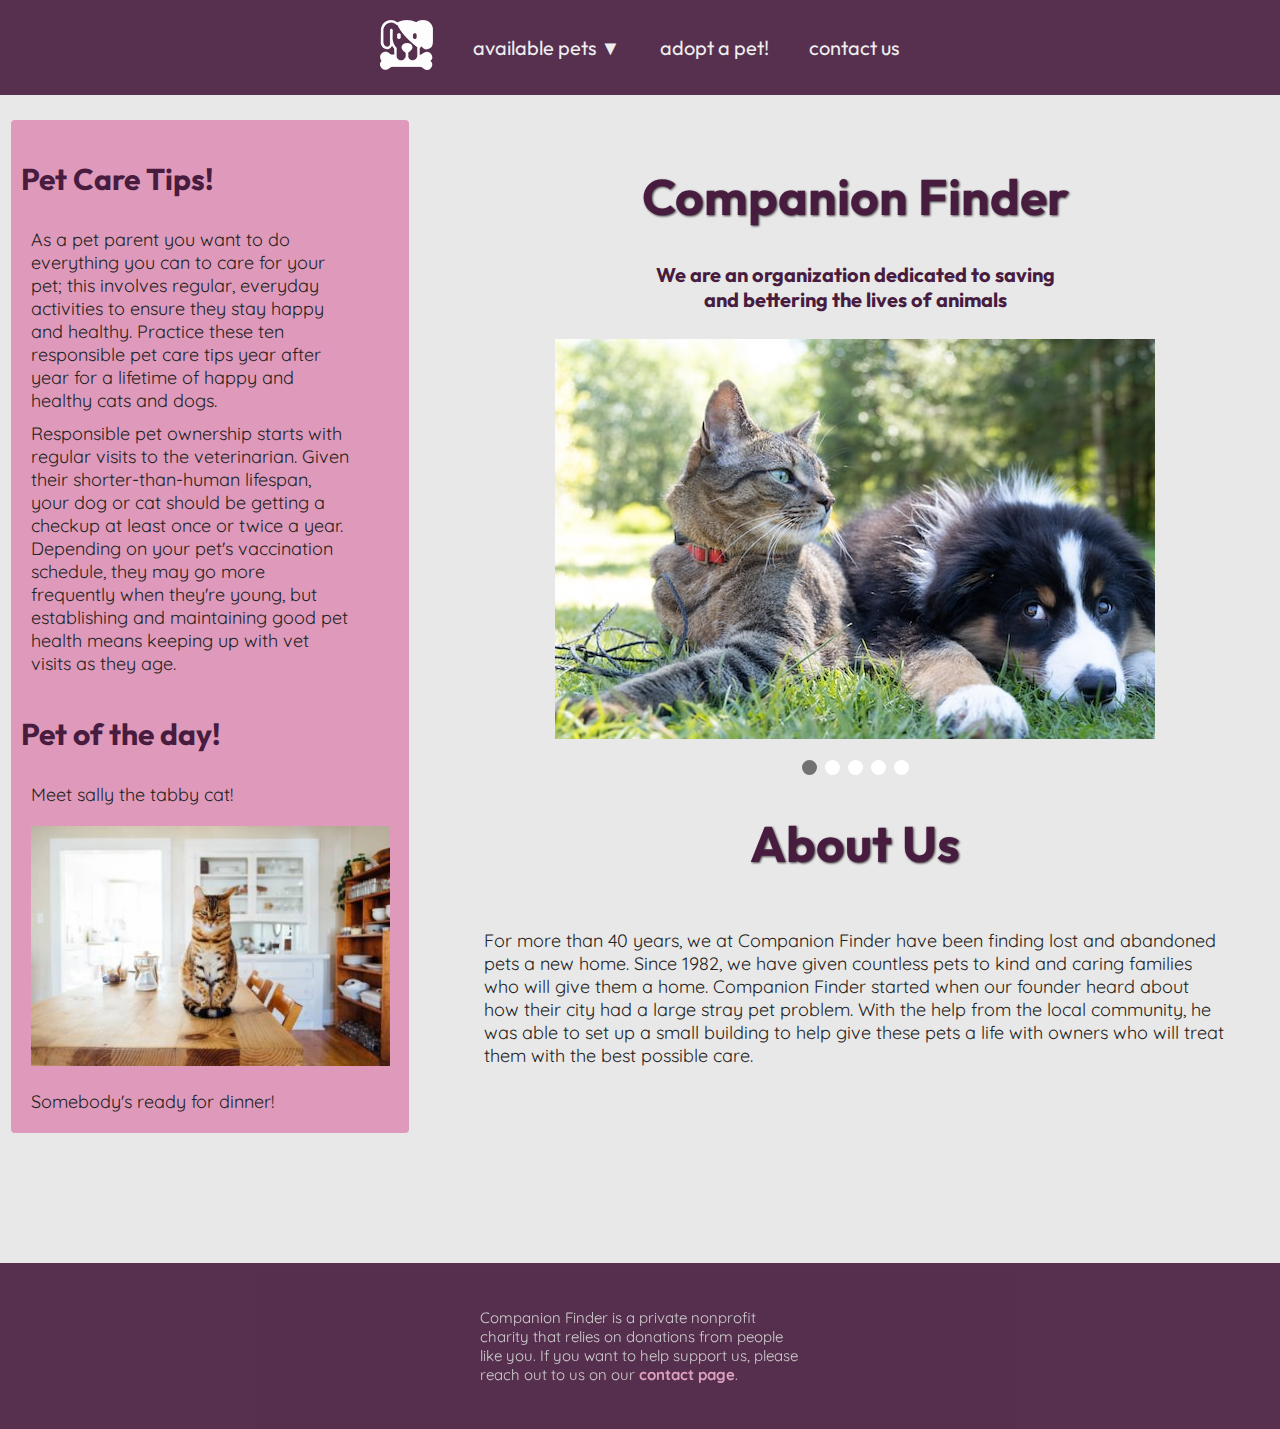
<file: index.html>
<!DOCTYPE html>
<html lang="en">
<head>
    <meta charset="UTF-8">
    <meta name="viewport" content="width=device-width, initial-scale=1.0">

    <!-- font imports and css links -->
    <link rel="preconnect" href="https://fonts.googleapis.com">
    <link rel="preconnect" href="https://fonts.gstatic.com" crossorigin>
    <link href="https://fonts.googleapis.com/css2?family=Outfit:wght@300;400;500;700&family=Quicksand:wght@300;400;600&display=swap" rel="stylesheet">


    <link rel="stylesheet" href="assets/css/styles.css">
    <link rel="stylesheet" href="assets/css/navigation.css">

    <title>Companion Finder | Home</title>

    <script>
        let slideIndex = 1;
        showSlides(slideIndex);

        function currentSlide(n) {
            showSlides(slideIndex = n);
        }

        function showSlides(n) {
            let i;
            let slides = document.getElementsByClassName("mySlides");
            let dots = document.getElementsByClassName("dot");
            if (n > slides.length) {slideIndex = 1}
            if (n < 1) {slideIndex = slides.length}
            for (i = 0; i < slides.length; i++) {
                slides[i].style.display = "none";
            }
            for (i = 0; i < dots.length; i++) {
                dots[i].className = dots[i].className.replace(" activedot", "");
            }
            slides[slideIndex-1].style.display = "block";
            dots[slideIndex-1].className += " activedot";
        }

    </script>

</head>
<body class="container">

    <header class="">

        <nav class="menu">
            <ul>
                <li><a href="index.html" class="active"><img src="./assets/images/dog-logo-white-resized.png" alt=""></a></li>
                <li class="available-dropdown">
                    <a >Available Pets &#9660;</a>
                    <div class="options">
                        <a href="cats.html">Cats</a>
                        <a href="dogs.html">Dogs</a>
                    </div>
                </li>

                <li><a href="adopt.html">Adopt a Pet!</a></li>
                <li><a href="contact.html">Contact Us</a></li>
            </ul>
        </nav>

    </header>

        <section class="summary">
            <div class="summary-img-about">
                <h1> Companion Finder </h1>
                <h4>We are an organization dedicated to saving <br> and bettering the lives of animals</h4>

                <div class="slideshow">

                    <img alt="" class="mySlides" id="firstSlide" src="assets/images/slideshow-1.jpg">
                    <img alt="" class="mySlides" src="assets/images/slideshow-2.jpg" >
                    <img alt="" class="mySlides" src="assets/images/slideshow-3.jpg">
                    <img alt="" class="mySlides" src="assets/images/slideshow-4.jpg" >
                    <img alt="" class="mySlides" src="assets/images/slideshow-5.jpg">


                </div>

                <div id="dot-container">
                    <span class="dot activedot" onclick="currentSlide(1)"></span>
                    <span class="dot" onclick="currentSlide(2)"></span>
                    <span class="dot" onclick="currentSlide(3)"></span>
                    <span class="dot" onclick="currentSlide(4)"></span>
                    <span class="dot" onclick="currentSlide(5)"></span>
                </div>

                <h1>About Us</h1>
                <p>For more than 40 years, we at Companion Finder have been finding lost and abandoned pets a new home. Since 1982, we have given countless pets to kind and caring families who will give them a home. Companion Finder started when our founder heard about how their city had a large stray pet problem. With the help from the local community, he was able to set up a small building to help give these pets a life with owners who will treat them with the best possible care. </p> 
            </div>
        </section>

    <article class="sidebar">

        <div class="petcare">
            <h3>Pet Care Tips!</h3>
            <p>As a pet parent you want to do everything you can to care for your pet; this involves regular, everyday activities to ensure they stay happy and healthy. Practice these ten responsible pet care tips year after year for a lifetime of happy and healthy cats and dogs.</p>

            <p>Responsible pet ownership starts with regular visits to the veterinarian. Given their shorter-than-human lifespan, your dog or cat should be getting a checkup at least once or twice a year. Depending on your pet's vaccination schedule, they may go more frequently when they're young, but establishing and maintaining good pet health means keeping up with vet visits as they age.</p>
        </div>

        <div class="pet-of-the-day">
            <h3>Pet of the day!</h3>
            <p>Meet sally the tabby cat!</p>
            <img src="./assets/images/cat-table.jpg" alt="Cat on a Table">
            <p>Somebody's ready for dinner!</p>
        </div>
      
    </article>

    <footer>
        <p> Companion Finder is a private nonprofit charity that relies on donations from people like you. If you want to help support us, please reach out to us on our <a href="./contact.html">contact page</a>.</p>
    </footer>


  
</body><!-- container -->




</html>
</file>
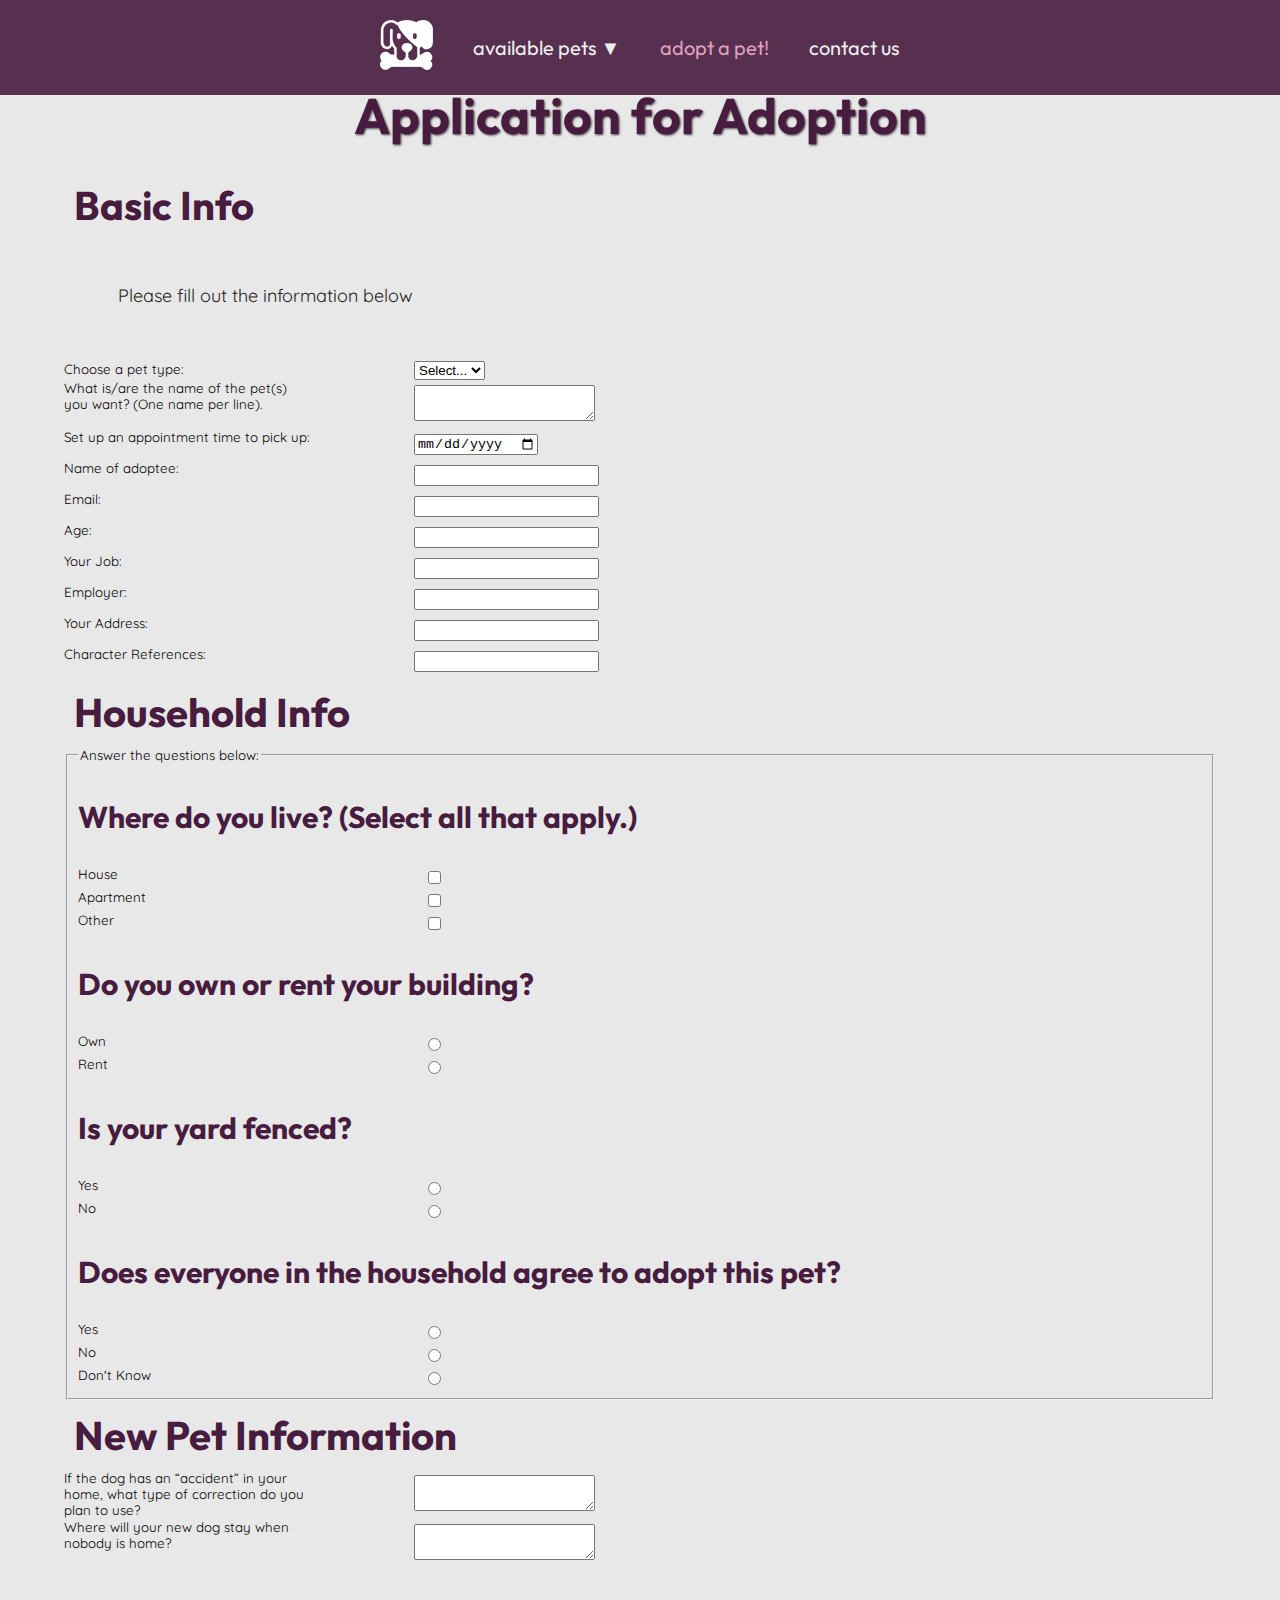
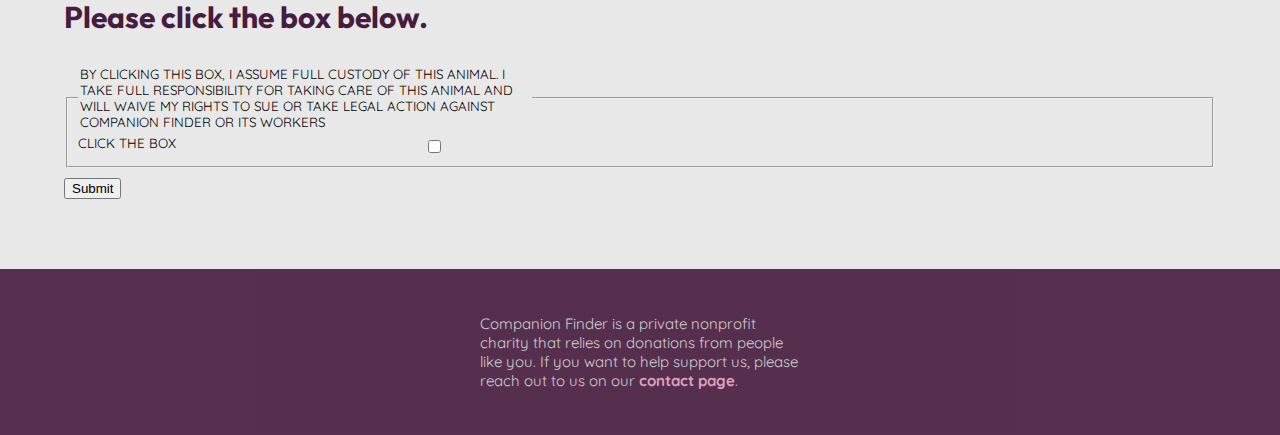
<file: adopt.html>
<!DOCTYPE html>

<html lang="en">
<head>
    <meta charset="UTF-8">
    <meta name="viewport" content="width=device-width, initial-scale=1.0">

    <!-- font imports and css links -->
    <link rel="preconnect" href="https://fonts.googleapis.com">
    <link rel="preconnect" href="https://fonts.gstatic.com" crossorigin>
    <link href="https://fonts.googleapis.com/css2?family=Outfit:wght@300;400;500;700&family=Quicksand:wght@300;400;600&display=swap" rel="stylesheet">


    <link rel="stylesheet" href="assets/css/styles.css">
    <link rel="stylesheet" href="assets/css/navigation.css">

    <title>Companion Finder | Application </title>


</head>
<body class="container">
<header class="">

    <nav class="menu">
        <ul>
            <li><a href="index.html" ><img src="./assets/images/dog-logo-white-resized.png" alt=""></a></li>
            <li class="available-dropdown">
                <a >Available Pets &#9660;</a>
                <div class="options">
                    <a href="cats.html">Cats</a>
                    <a href="dogs.html">Dogs</a>
                </div>
            </li>

            <li><a href="adopt.html" class="active">Adopt a Pet!</a></li>
            <li><a href="contact.html">Contact Us</a></li>
        </ul>
    </nav>

</header>
  
<section class="adopt">
    <form action="null" class="adoption-form">

        <div class="adopt-title">
            <h1>Application for Adoption</h1>
            <h2>Basic Info</h2>
            <p>Please fill out the information below</p>
        <label for="pet">Choose a pet type:</label>
        <select name="pet" id="pet">
            <option value="select">Select...</option>
            <option value="dog">Dog</option>
            <option value="cat">Cat</option>
        </select>     
        <div>
            <label for="petName" class="question">What is/are the name of the pet(s) you want? (One name per line).</label>
        </div>
        <textarea name="petName" id="petName"></textarea>

        <div>
            <label for="time">Set up an appointment time to pick up:</label>
            <input type="date" name="time" id="time">
        </div>
        <div>
            <label for="name">Name of adoptee:</label>
            <input type="text" name="name" id="name">
        </div>
        <div>
            <label for="email">Email:</label>
            <input type="email" name="email" id="email">
        </div>
        <div>
            <label for="age">Age:</label>
            <input type="number" name="age" id="age">
        </div>
        <div>
            <label for="job">Your Job:</label>
            <input type="text" name="job" id="job">
        </div>
        <div>
            <label for="employer">Employer:</label>
            <input type="text" name="employer" id="employer">
        </div>
        <div>
            <label for="address">Your Address:</label>
            <input type="text" name="address" id="address">
        </div>
        <div>
            <label for="reference">Character References:</label>
            <input type="text" name="reference" id="reference">

        </div>
 
    <h2>Household Info</h2>
        <fieldset>
            <!-- Like a div, but will draw a box-->
            <legend>Answer the questions below:</legend>
            <h3 class="question">Where do you live? (Select all that apply.)</h3>
            
           
            <!-- One legend per field set-->
            <div>
                <input type="checkbox" name="house" id="house" value="l1">
                <label for="house">House</label>
                <!-- name and for should match up -->
            </div>
            <div>
                <input type="checkbox" name="apartment" id="apartment" value="l2">
                <label for="apartment">Apartment</label>
            </div>
            <div>
                <input type="checkbox" name="other" id="other" value="l3">
                <label for="other">Other</label>
            </div>
            
            <h3 class="question">Do you own or rent your building?</h3>

            <div>
                <input type="radio" name="ownOrRent" id="own">
                <label for="own">Own</label>

            </div>
            <div>
                <input type="radio" name="ownOrRent" id="rent">
                <label for="rent">Rent</label>
            </div>
            
            <h3 class="question">Is your yard fenced?</h3>

            <div>
                <input type="radio" name="isFenced" id="yes-1">
                <label for="yes-1">Yes</label>

            </div>
            <div>
                <input type="radio" name="isFenced" id="no-1">
                <label for="no-1">No</label>
            </div>
            
            <h3 class="question">Does everyone in the household agree to adopt this pet?</h3>
            
            <div>
                <input type="radio" name="agree" id="yes-2">
                <label for="yes-2">Yes</label>

            </div>
            <div>
                <input type="radio" name="agree" id="no-2">
                <label for="no-2">No</label>
            </div>
            
            <div>
                <input type="radio" name="agree" id="dont-know">
                <label for="dont-know">Don't Know</label>
            </div>

    </fieldset>
    
    <h2>New Pet Information</h2>
    <div>
    <label for="correction" class="question">If the dog has an <q>accident</q> in your home, what type of correction do you plan to use?</label>
    </div>
        <textarea name="correction" id="correction"></textarea>
    
    <div>
    <label for="whereToStay" class="question">Where will your new dog stay when nobody is home?</label>
    </div>
        <textarea name="whereToStay" id="whereToStay"></textarea>
    
    <h3 class="question">Please click the box below.</h3>
    <fieldset>
        
            <legend>BY CLICKING THIS BOX, I ASSUME FULL CUSTODY OF THIS ANIMAL. I TAKE FULL RESPONSIBILITY FOR TAKING CARE OF THIS ANIMAL AND WILL WAIVE MY RIGHTS TO SUE OR TAKE LEGAL ACTION AGAINST COMPANION FINDER OR ITS WORKERS</legend>
            <!-- One legend per field set-->
            <div>
                <input type="checkbox" name="box" id="box" value="l99">
                <label for="box">CLICK THE BOX</label>
                <!-- name and for should match up -->
            </div>
    </fieldset>

            <input class="submit" type="submit" value="Submit">
        </div>
    </form>
    </section>

  <footer>
      <p> Companion Finder is a private nonprofit charity that relies on donations from people like you. If you want to help support us, please reach out to us on our <a href="./contact.html">contact page</a>.</p>
  </footer>

</body>
</html>
</file>
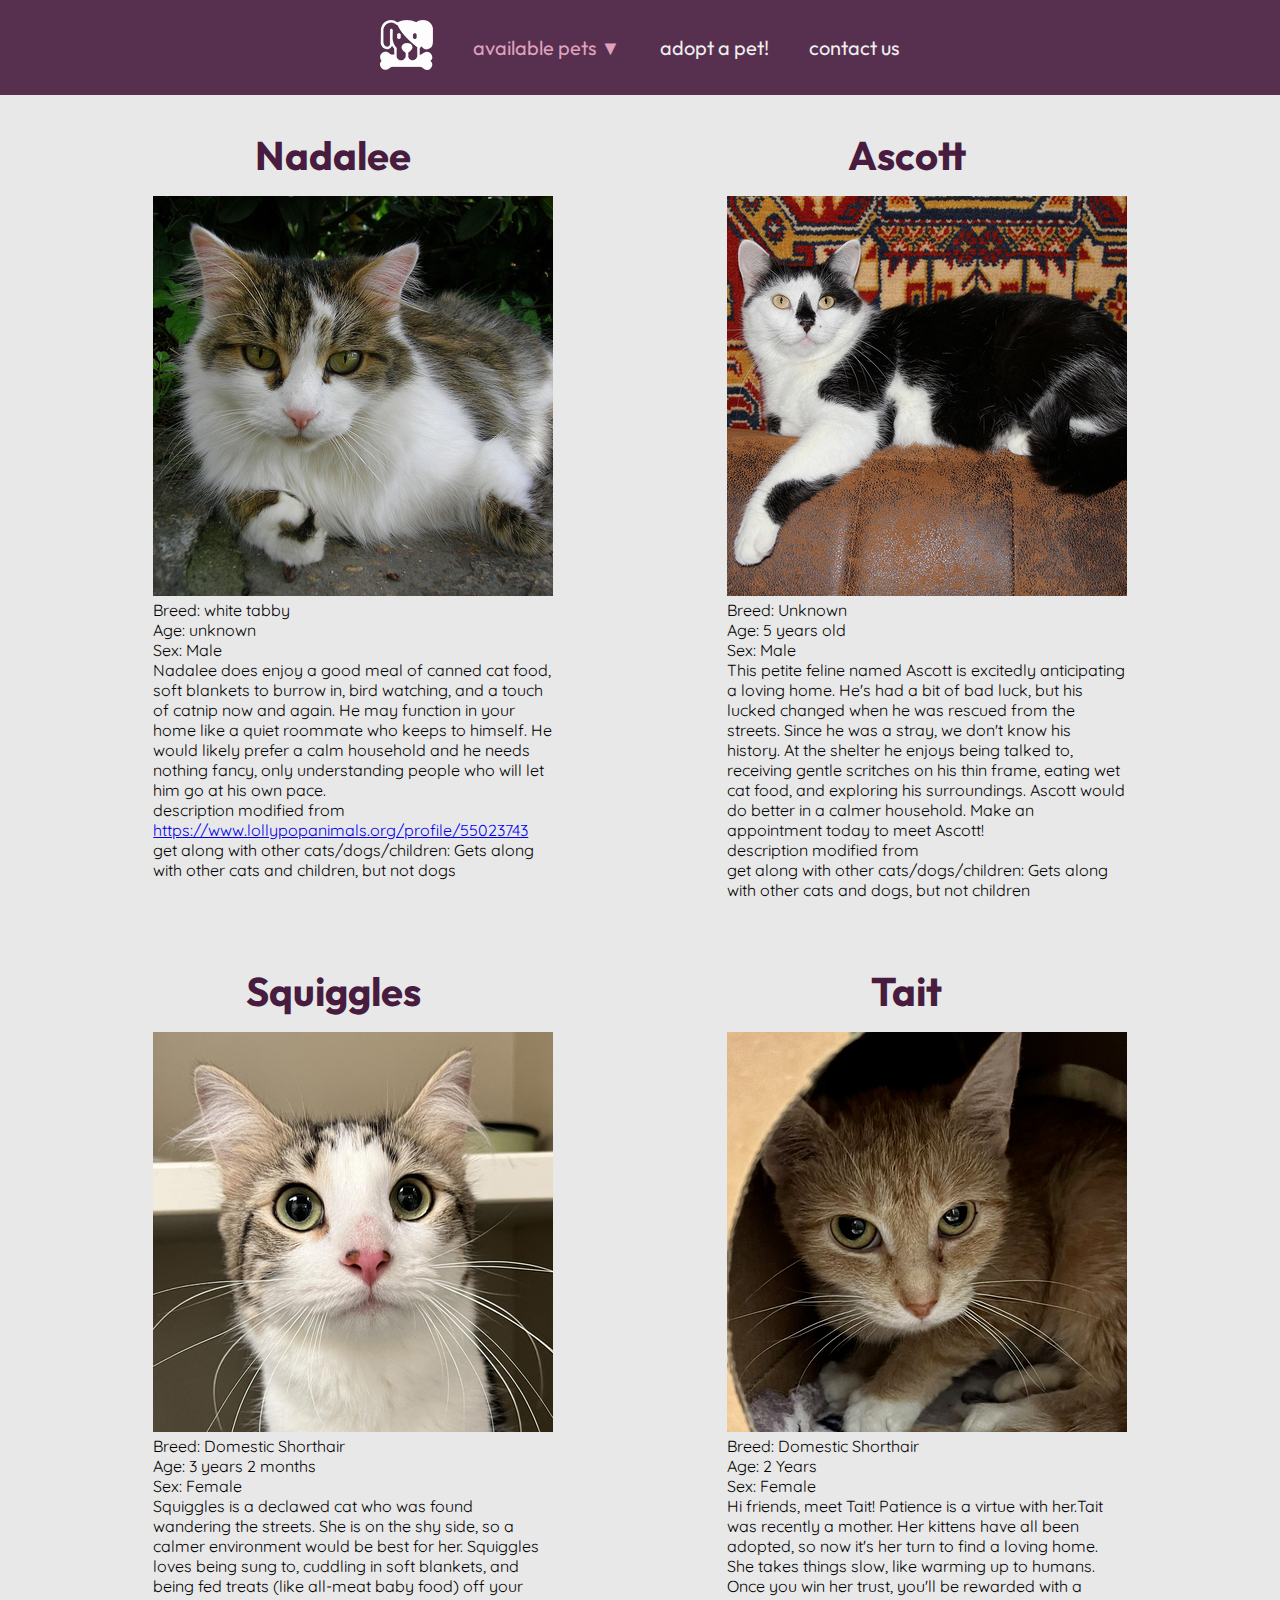
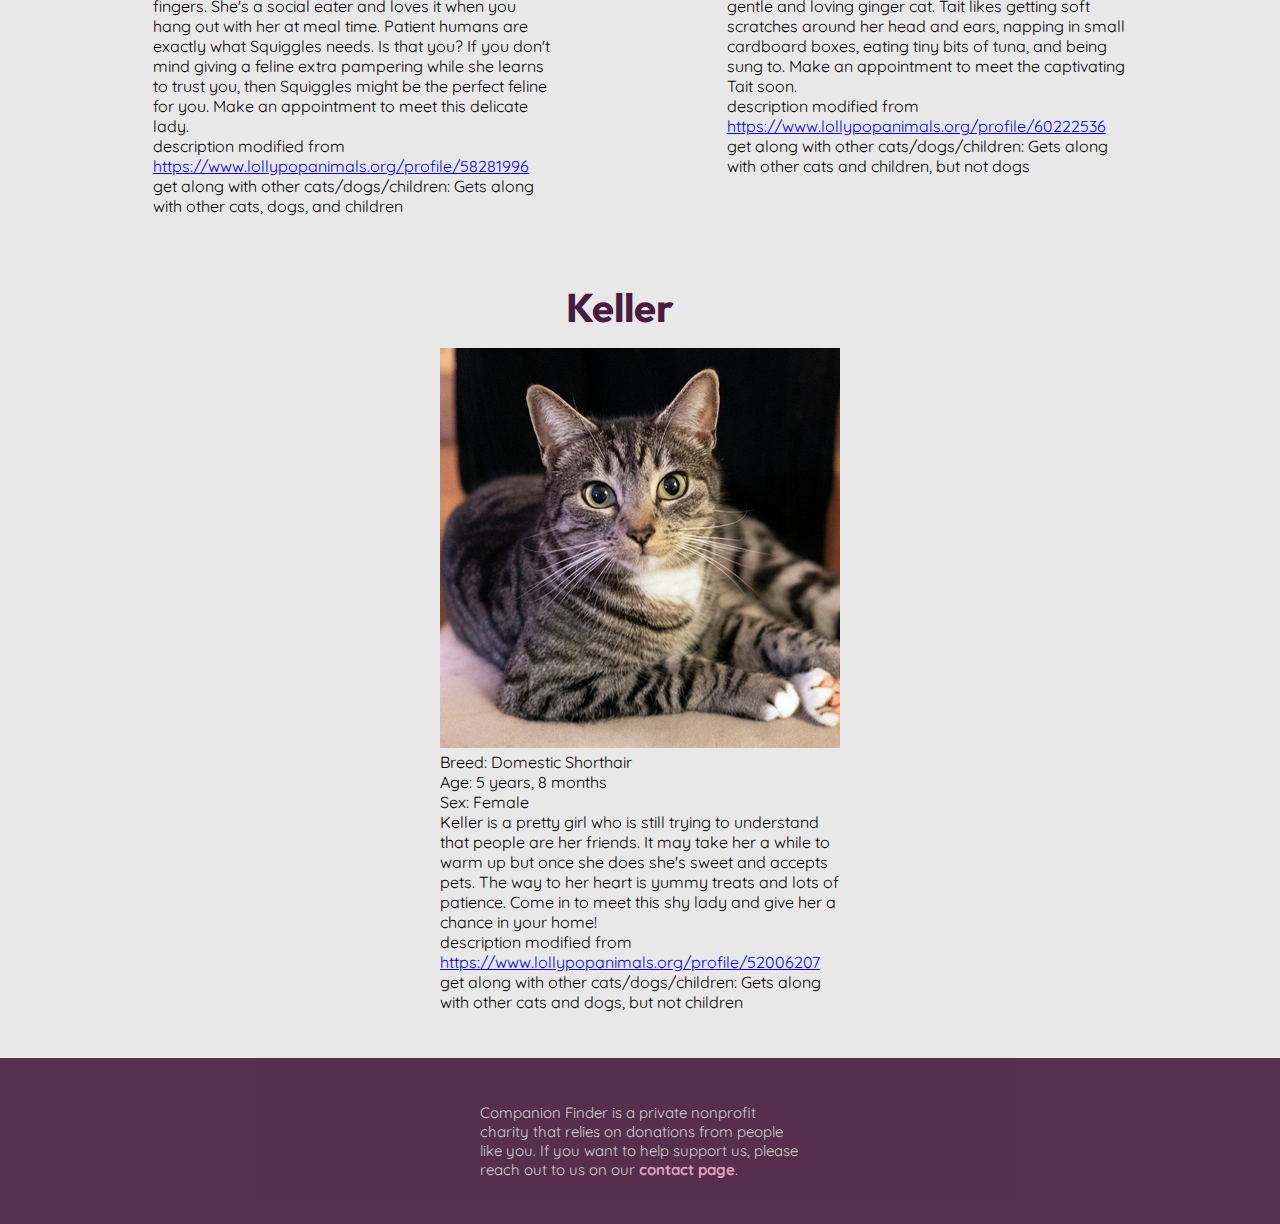
<file: cats.html>
<!DOCTYPE html>
<html lang="en">
<head>
    <meta charset="UTF-8">
    <meta name="viewport" content="width=device-width, initial-scale=1.0">

    <!-- font imports and css links -->
    <link rel="preconnect" href="https://fonts.googleapis.com">
    <link rel="preconnect" href="https://fonts.gstatic.com" crossorigin>
    <link href="https://fonts.googleapis.com/css2?family=Outfit:wght@300;400;500;700&family=Quicksand:wght@300;400;600&display=swap" rel="stylesheet">


    <link rel="stylesheet" href="assets/css/styles.css">
    <link rel="stylesheet" href="assets/css/navigation.css">


    <title>Companion Finder | Available Cats </title>
</head>
    <body class="container">
        <header class="">

        <nav class="menu">
            <ul>
                <li><a href="index.html" ><img src="./assets/images/dog-logo-white-resized.png" alt=""></a></li>
                <li class="available-dropdown">
                    <a class="active">Available Pets &#9660;</a>
                    <div class="options">
                        <a href="cats.html" class="active">Cats</a>
                        <a href="dogs.html">Dogs</a>
                    </div>
                </li>
                
                <li><a href="adopt.html">Adopt a Pet!</a></li>
                <li><a href="contact.html">Contact Us</a></li>
            </ul>
            </nav>
        </header>



        <article class="pets">


            
            <div class="pet-gallery">

                <div>
                    <h2>Nadalee</h2>
                        <ul>
                            <li><img src="assets/images/Nadalee.jpg" alt="cat 1"></li>
                            <li>Breed: white tabby</li>
                            <li>Age: unknown</li>
                            <li>Sex: Male</li>
                            
                            <li>Nadalee does enjoy a good meal of canned cat food, soft blankets to burrow in, bird watching, and a touch of catnip now and again. He may function in your home like a quiet roommate who keeps to himself. He would likely prefer a calm household and he needs nothing fancy, only understanding people who will let him go at his own pace. 
                            <li>description modified from <a href="https://www.lollypopanimals.org/profile/55023743">https://www.lollypopanimals.org/profile/55023743</a></li>
                            <li>get along with other cats/dogs/children: Gets along with other cats and children, but not dogs</li>
                        </ul>
                    </div>
                
        
                <div>
                    <h2>Ascott</h2>
                        <ul>
                            <li> <img src="assets/images/ascott.jpg" alt="cat 2"></li>
                            <li>Breed: Unknown</li>
                            <li>Age: 5 years old</li>
                            <li>Sex: Male</li>
                            
                            <li>This petite feline named Ascott is excitedly anticipating a loving home. He&#39;s had a bit of bad luck, but his lucked changed when he was rescued from the streets. Since he was a stray, we don&#39;t know his history. At the shelter he enjoys being talked to, receiving gentle scritches on his thin frame, eating wet cat food, and exploring his surroundings. Ascott would do better in a calmer household. Make an appointment today to meet Ascott!
                                <ul>
                                    <li>description modified from <a href="https://www.lollypopanimals.org/profile/57403711" ></a></li>
                                </ul>
                            </li>
                            <li>get along with other cats/dogs/children: Gets along with other cats and dogs, but not children</li>
                        </ul>
                    </div>
                
            
        
                <div>
                    <h2>Squiggles</h2>
                        <ul>
                            <li> <img src="assets/images/sqiggles.jpg" alt="cat 3"></li>
                            <li>Breed: Domestic Shorthair</li>
                            <li>Age: 3 years 2 months</li>
                            <li>Sex: Female</li>
                            
                            <li>Squiggles is a declawed cat who was found wandering the streets. She is on the shy side, so a calmer environment would be best for her. Squiggles loves being sung to, cuddling in soft blankets, and being fed treats (like all-meat baby food) off your fingers. She&#39;s a social eater and loves it when you hang out with her at meal time. Patient humans are exactly what Squiggles needs. Is that you? If you don&#39;t mind giving a feline extra pampering while she learns to trust you, then Squiggles might be the perfect feline for you. Make an appointment to meet this delicate lady.
                                <ul>
                                    <li>description modified from <a href="https://www.lollypopanimals.org/profile/58281996">https://www.lollypopanimals.org/profile/58281996</a> </li>
                                </ul>
                            </li>
                            <li>get along with other cats/dogs/children: Gets along with other cats, dogs, and children </li>
                        </ul>
                    </div>
            
                <div>
                <h2>Tait</h2>
                    <ul>
                        <li> <img src="assets/images/tait.png" alt="cat 4"></li>
                        <li>Breed: Domestic Shorthair</li>
                        <li>Age: 2 Years</li>
                        <li>Sex: Female</li>
                        
                        <li>Hi friends, meet Tait! Patience is a virtue with her.Tait was recently a mother. Her kittens have all been adopted, so now it&#39;s her turn to find a loving home. She takes things slow, like warming up to humans. Once you win her trust, you&#39;ll be rewarded with a gentle and loving ginger cat. Tait likes getting soft scratches around her head and ears, napping in small cardboard boxes, eating tiny bits of tuna, and being sung to. Make an appointment to meet the captivating Tait soon.
                            <ul>
                                <li>description modified from <a href="https://www.lollypopanimals.org/profile/60222536">https://www.lollypopanimals.org/profile/60222536</a></li>
                            </ul>
                        </li>
                        <li>get along with other cats/dogs/children: Gets along with other cats and children, but not dogs</li>
                    </ul>
                </div>
            
            <div>
                <h2>Keller</h2>
                    <ul>
                        <li> <img src="assets/images/keller.jpg" alt="cat 5"></li>
                        <li>Breed: Domestic Shorthair</li>
                        <li>Age: 5 years, 8 months</li>
                        <li>Sex: Female</li>
                        
                        <li>Keller is a pretty girl who is still trying to understand that people are her friends. It may take her a while to warm up but once she does she&#39;s sweet and accepts pets. The way to her heart is yummy treats and lots of patience. Come in to meet this shy lady and give her a chance in your home!
                            <ul>
                                <li>description modified from <a href="https://www.lollypopanimals.org/profile/52006207">https://www.lollypopanimals.org/profile/52006207</a></li>
                            </ul>
                        </li>
                        <li>get along with other cats/dogs/children: Gets along with other cats and dogs, but not children</li>
                    </ul>
                </div>
            </div>
    </article>



    <footer>
        <p> Companion Finder is a private nonprofit charity that relies on donations from people like you. If you want to help support us, please reach out to us on our <a href="./contact.html">contact page</a>.</p>
    </footer>

</body>

</html>
</file>
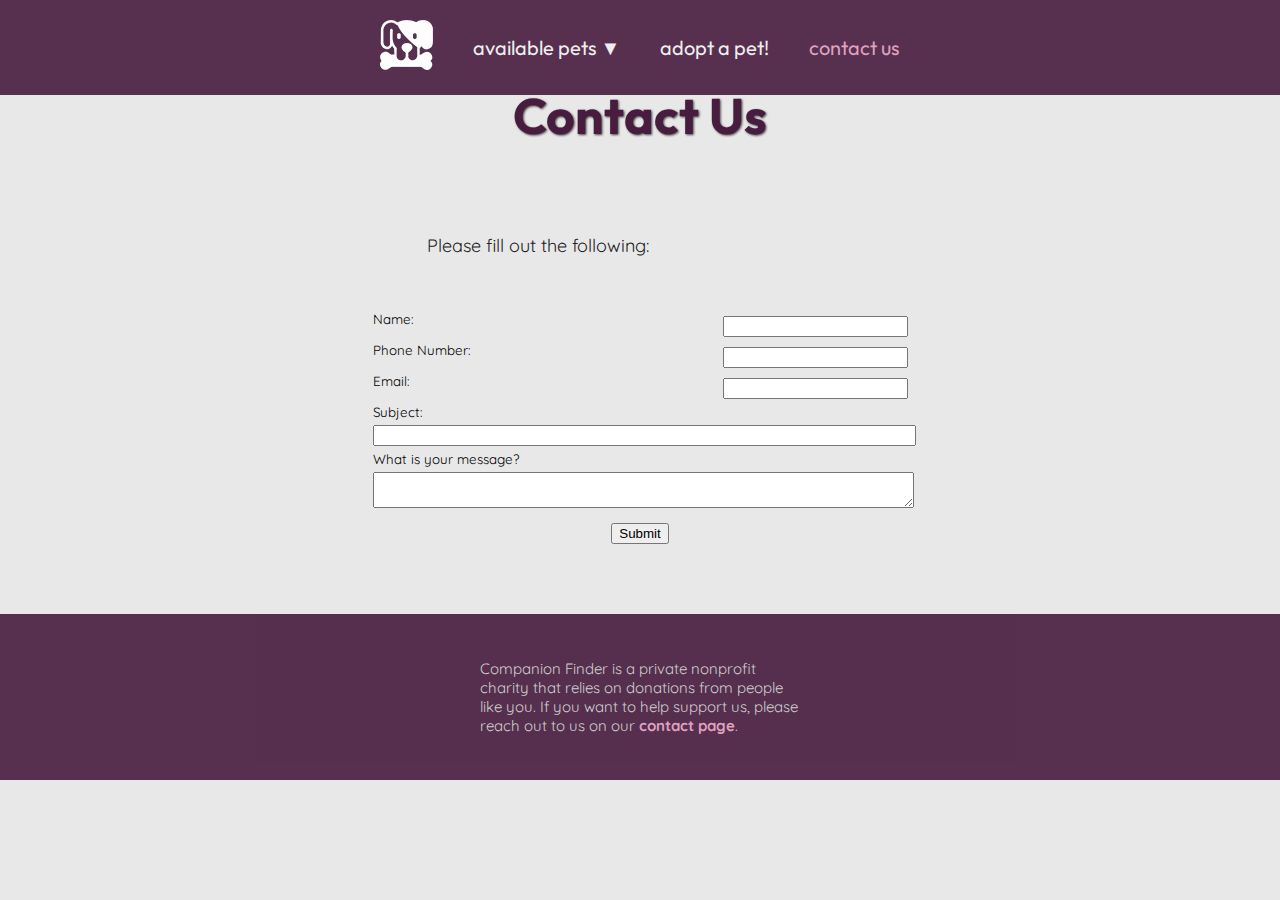
<file: contact.html>
<!DOCTYPE html>
<html lang="en">
<head>
    <meta charset="UTF-8">
    <meta name="viewport" content="width=device-width, initial-scale=1.0">

    <!-- font imports and css links -->
    <link rel="preconnect" href="https://fonts.googleapis.com">
    <link rel="preconnect" href="https://fonts.gstatic.com" crossorigin>
    <link href="https://fonts.googleapis.com/css2?family=Outfit:wght@300;400;500;700&family=Quicksand:wght@300;400;600&display=swap" rel="stylesheet">


    <link rel="stylesheet" href="assets/css/styles.css">
    <link rel="stylesheet" href="assets/css/navigation.css">

    <title>Companion Finder | Contact </title>


</head>
<body class="container">
<header class="">

    <nav class="menu">
        <ul>
            <li><a href="index.html" ><img src="./assets/images/dog-logo-white-resized.png" alt=""></a></li>
            <li class="available-dropdown">
                <a >Available Pets &#9660;</a>
                <div class="options">
                    <a href="cats.html">Cats</a>
                    <a href="dogs.html">Dogs</a>
                </div>
            </li>

            <li><a href="adopt.html">Adopt a Pet!</a></li>
            <li><a href="contact.html" class="active">Contact Us</a></li>
        </ul>
    </nav>

</header>

<section class="adopt">
<h1>Contact Us</h1>
    <p>Please fill out the following:</p>
    <div>
        <label for="name">Name:</label>
        <input type="text" name="name" id="name">
    </div>
    <div>
        <label for="phone">Phone Number:</label>
        <input type="text" name="phone" id="phone">
    </div>
    <div>
        <label for="email">Email:</label>
        <input type="email" name="email" id="email">
    </div>
    <div>
        <label for="subject">Subject:</label><br>
        <input type="text" name="subject" id="subject">
    </div>
    <div>
        <label for="message" class="question">What is your message?</label>
    </div>
    <textarea name="message" id="message"></textarea>

    <input class="submit" type="submit" value="Submit">
</section>

    <footer>
        <p> Companion Finder is a private nonprofit charity that relies on donations from people like you. If you want to help support us, please reach out to us on our <a href="./contact.html">contact page</a>.</p>
    </footer>

</body>
</html>
</file>
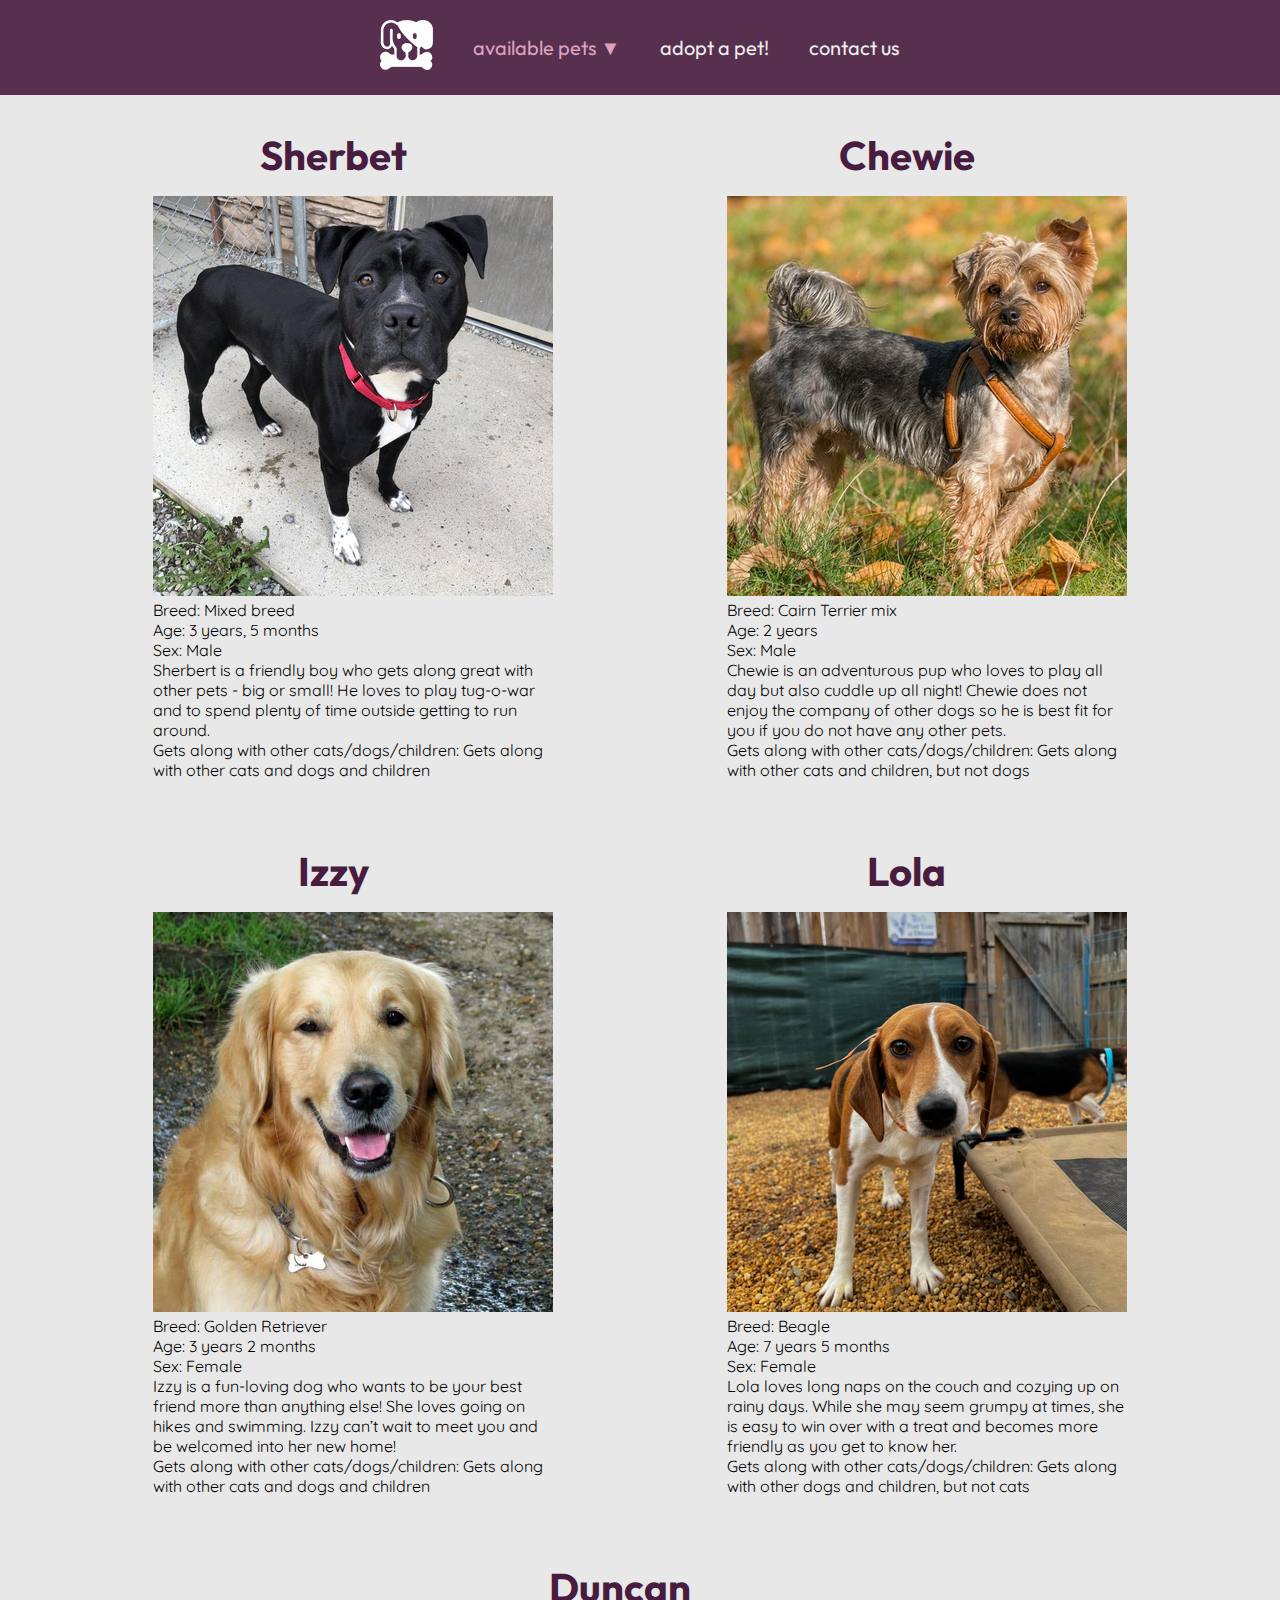
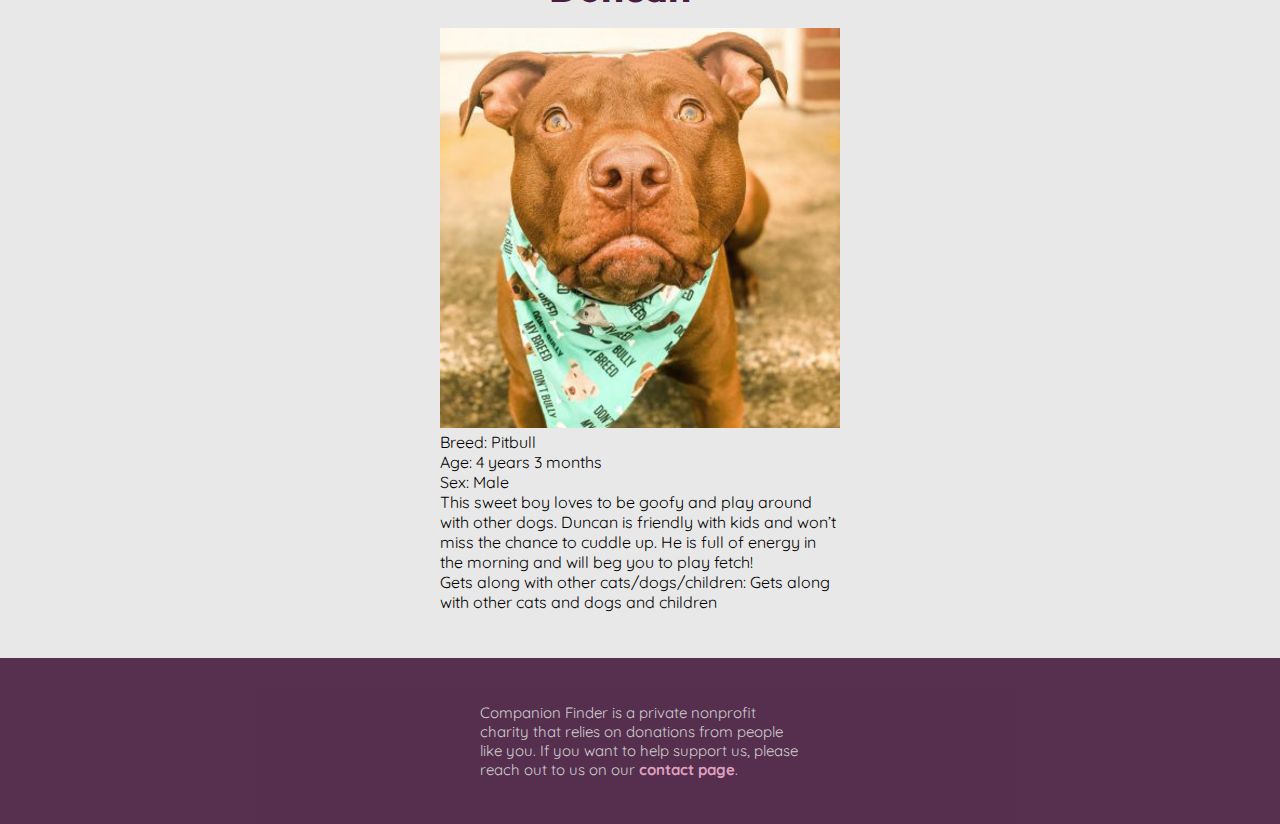
<file: dogs.html>
<!DOCTYPE html>
<html lang="en">
<head>
    <meta charset="UTF-8">
    <meta name="viewport" content="width=device-width, initial-scale=1.0">

    <!-- font imports and css links -->
    <link rel="preconnect" href="https://fonts.googleapis.com">
    <link rel="preconnect" href="https://fonts.gstatic.com" crossorigin>
    <link href="https://fonts.googleapis.com/css2?family=Outfit:wght@300;400;500;700&family=Quicksand:wght@300;400;600&display=swap" rel="stylesheet">


    <link rel="stylesheet" href="assets/css/styles.css">
    <link rel="stylesheet" href="assets/css/navigation.css">

    <title>Companion Finder | Available Dogs </title>
</head>
<body class="container">
    <header class="">
        <nav class="menu">
            <ul>
                <li><a href="index.html" ><img src="./assets/images/dog-logo-white-resized.png" alt=""></a></li>
                <li class="available-dropdown">
                    <a class="active">Available Pets &#9660;</a>
                    <div class="options">
                        <a href="cats.html">Cats</a>
                        <a href="dogs.html" class="active">Dogs</a>
                    </div>
                </li>
                <li><a href="adopt.html">Adopt a Pet!</a></li>
                <li><a href="contact.html">Contact Us</a></li>
            </ul>
        </nav>
    </header>

        <article class="pets">
            <div class="pet-gallery">

            <div>
                <h2>Sherbet</h2>
                    <ul>
                        <li><img src="assets/images/sherbet.jpg" alt="Dog 1"></li>
                        <li>Breed: Mixed breed</li>
                        <li>Age: 3 years, 5 months</li>
                        <li>Sex: Male</li>
                        
                        <li>Sherbert is a friendly boy who gets along great with other pets - big or small! He loves to play tug-o-war and to spend plenty of time outside getting to run around. </li>
                        <li>Gets along with other cats/dogs/children: Gets along with other cats and dogs and children</li>
                    </ul>
            </div>
            
            <div>
                <h2>Chewie</h2>
                    <ul>
                        <li><img src="assets/images/chewie.jpg" alt="Dog 2"></li>
                        <li>Breed: Cairn Terrier mix</li>
                        <li>Age: 2 years</li>
                        <li>Sex: Male</li>
                        
                        <li>Chewie is an adventurous pup who loves to play all day but also cuddle up all night! Chewie does not enjoy the company of other dogs so he is best fit for you if you do not have any other pets. </li>
                        <li>Gets along with other cats/dogs/children: Gets along with other cats and children, but not dogs </li>
                    </ul>
            </div>
           
            <div>
                <h2>Izzy</h2>
                    <ul>
                        <li><img src="assets/images/izzy.jpg" alt="Dog 3"></li>
                        <li>Breed: Golden Retriever</li>
                        <li>Age: 3 years 2 months</li>
                        <li>Sex: Female</li>
                        
                        <li>Izzy is a fun-loving dog who wants to be your best friend more than anything else! She loves going on hikes and swimming. Izzy can’t wait to meet you and be welcomed into her new home!</li>
                        <li>Gets along with other cats/dogs/children: Gets along with other cats and dogs and children</li>
                    </ul>
            </div>

            <div>
                <h2>Lola</h2>
                    <ul>
                        <li><img src="assets/images/lola.jpg" alt="Dog 4"></li>
                        <li>Breed: Beagle</li>
                        <li>Age: 7 years 5 months</li>
                        <li>Sex: Female</li>
                        
                        <li>Lola loves long naps on the couch and cozying up on rainy days. While she may seem grumpy at times, she is easy to win over with a treat and becomes more friendly as you get to know her.</li>
                        <li>Gets along with other cats/dogs/children: Gets along with other dogs and children, but not cats</li>
                    </ul>
            </div>
            
            <div>
                <h2>Duncan</h2>
                    <ul>
                        <li><img src="assets/images/duncan.jpg" alt="Dog 5"></li>
                        <li>Breed: Pitbull</li>
                        <li>Age: 4 years 3 months</li>
                        <li>Sex: Male</li>
                        
                        <li>This sweet boy loves to be goofy and play around with other dogs. Duncan is friendly with kids and won’t miss the chance to cuddle up. He is full of energy in the morning and will beg you to play fetch!</li>
                        <li>Gets along with other cats/dogs/children: Gets along with other cats and dogs and children</li>
                    </ul>
                </div>
            </div>
        </article>
   
    <footer>
        <p> Companion Finder is a private nonprofit charity that relies on donations from people like you. If you want to help support us, please reach out to us on our <a href="./contact.html">contact page</a>.</p>
    </footer>
</body>

</html>
</file>
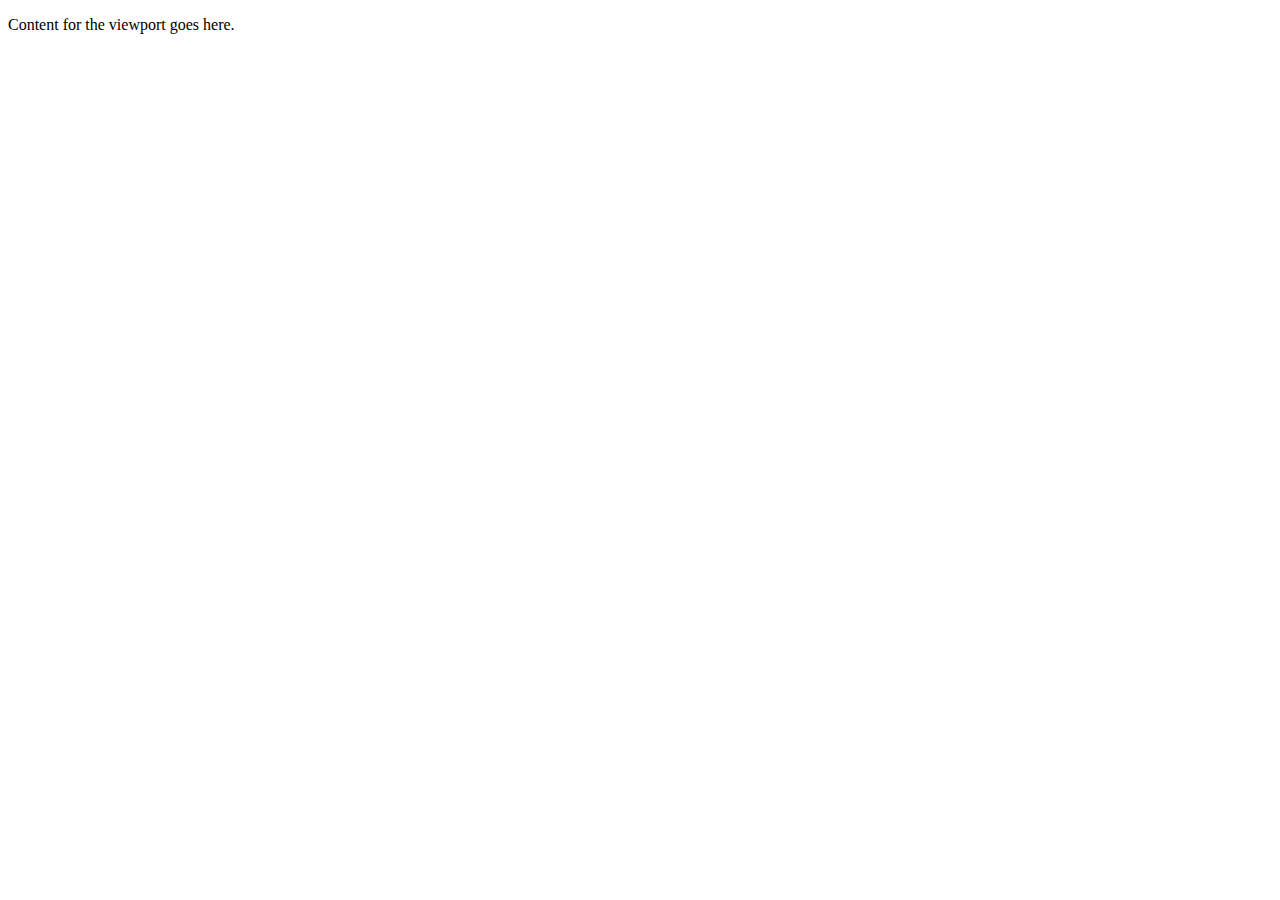
<file: template.html>
<!DOCTYPE html>

<html lang="en">
<head>
    <meta charset="UTF-8">
    <meta name="viewport" content="width=device-width, initial-scale=1.0">
    <title>Document Title Here</title>
</head>
<body>
    <p>Content for the viewport goes here.</p>
</body>
</html>
</file>
<file: assets/css/styles.css>
/*
font-family: 'Outfit', sans-serif;
font-family: 'Quicksand', sans-serif;
*/

/*color variables*/
:root {
 --primary1: #471C3f;
 --primary2: #61435B;
 --primary3: #DF9ABB;

 --dark: #222222;
 --medium: #444444;
 --light: #CCCCCC;
}

/*base styles*/
.container {
    display: grid;
    grid-template-columns: 1fr 1fr 1fr;
    gap: 10px;
}

.container > * {
    display: flex;
    justify-content: center;
    align-items: center;
}


/*font-sizes and rules*/
body{
    background-color: #e8e8e8;
    margin: 0;
}

body > * {
    font-family: 'Quicksand', sans-serif;
}

h1 {
    filter: drop-shadow(1px 1px 1px var(--medium));
    font-family: 'Outfit', sans-serif;
    color: var(--primary1);
    font-size: 50px;
    text-align: center;
}

h2 {
    font-family: 'Outfit', sans-serif;
    color: var(--primary1);
    font-size: 40px;
}

h3 {
    font-family: 'Outfit', sans-serif;
    color: var(--primary1);
    font-size: 30px;
}

h4 {
    font-family: 'Outfit', sans-serif;
    color: var(--primary1);
    font-size: 20px;
    text-align: center;
}

p {
    font-size: 18px;
    color: var(--dark);

    text-align: left;
    margin: 3em;
}

/*layout styles for landing page*/
header { 
    position: fixed;
    width: 100%;
    top: 0;
    background-color: var(--primary1);
    opacity: 90%;
}

.container > header{
    grid-column: 1/4;
}

section.summary {
    grid-column: 2/4;
}

section.summary h2{
   
}

.summary-img-about{
    width: 100%;
}

.slideshow{
    text-align: center;
}

article.sidebar {
    margin: 120px auto;
    padding: 10px;
    max-width: 90%;

    grid-row: 1/2;
    background-color: #DF9ABB; 
    border-radius: 4px;

    display: flex;
    flex-direction: column; 
}

article.sidebar p, h2 {
    justify-content: space-around;
    margin: 10px;
    width: 85%;
}

.slideshow{
    height: 400px;
    width: 600px;
    overflow: hidden;
    margin: 10px auto;

}

 .mySlides {
    display: none;


  }

  #firstSlide{
      display: block;
  }


#dot-container{
    text-align: center;
    margin: 20px;

}


.dot {
    cursor: pointer;
    height: 15px;
    width: 15px;
    margin: 0 2px;
    background-color: rgb(255, 255, 255);
    border-radius: 50%;
    display: inline-block;
    transition: background-color 0.6s ease;
  }


  .activedot, .dot:hover {
    background-color: #717171;
  }



.pet-of-the-day > img{
    width: 95%;
    margin: 10px;
}

/*pet page styles*/
.pet-gallery {
    margin-top: 100px;
    max-width: 100%;
    display: flex;
    flex-wrap: wrap;
    justify-content: space-evenly;
}

article.pets{
    grid-column: 1/4;
}

article.pets ul {
    text-align: left;
    list-style-type: none;
    padding-inline-start: 0;
}

.pet-gallery > div{
        width: 400px;
        margin: 20px;
}

.pet-gallery > div > h2{
    text-align: center;
}

/*form styles - adopt page &*/
section.adopt {
    margin: 50px auto;
    display: grid;
    grid-column: 1/4;
    font-size: smaller;
    max-width: 90%;
}

legend {
    max-width: 40%;
}

label{
    display: inline-block;
    float: left;
    clear: left;
    width: 250px;
    margin-right: 100px;
}

input, textarea{
    margin: 5px auto;
}

#message, #subject{
    width: 100%;
}

.submit{
    margin: 10px auto;
}


footer {
    grid-column: 1/4;
    background-color: #471C3f; 
    opacity: 90%;
    color:white;
    max-width: 100vw;
    position: relative;
    bottom: 0;
}

footer p {
    font-size: 15px;
    color: #CCCCCC;
    max-width: 25%;
    margin: 3em auto;
}

/*responsive*/
@media (max-width:  1100px){
    .container { display: initial; }
    body > nav > ul > li > a {display: block;}
    h1 {margin-top: 100px;}
    footer p{
            max-width: 50%;
    }

}

@media (max-width:  900px){
    .slideshow{
        width: 500px;
        height:400px;


    }
}



@media (max-width:  500px){
    .container { display: initial; }
    .container > * {text-align: center;}
    body > nav > ul > li > a {display: block;}
    section {margin-top: 100px;}
    .pets{display: initial;}
    .slideshow{
            width: 100%;
            height:400px;
            margin: 0;
    }

}
</file>
<file: assets/css/navigation.css>
/*menu styles*/
:root {
    --primary1: #471C3f;
    --primary2: #61435B;
    --primary3: #DF9ABB;
   
    --dark: #222222;
    --medium: #444444;
    --light: #efefef;
   
}
   
.menu ul {
   
    margin: 15px;
    padding-left: 0;
    list-style-type: none;

    display: flex;
    align-items: center;
    justify-content: center;

}

 .menu li {
    font-family: 'Outfit', sans-serif; 
    font-size: 20px;
    text-transform: lowercase;
}

.menu a{
  
    display: block;
    padding: 5px 20px;
    text-decoration: none;
    color: var(--light);
}

.menu a:hover, footer a:hover {
    color: var(--primary3);
    transition: all ease-in 200ms;
    text-decoration: underline;
}

.menu a:active {
    color: var(--primary3);
}

.menu a.active {
    color: var(--primary3);
}

footer a {
    color: var(--primary3);
    font-weight: 700;
    text-decoration: none;
}

.options{
    display: none;
    position: absolute;
    background-color: var(--primary2);
    border-radius: 4px;
    border: 1px solid var(--dark);
    font-size: smaller;
    filter: drop-shadow(1px 1px 1px var(--medium));
    min-width: 160px;
}

.available-dropdown:hover .options {
    display: block;
}
</file>
